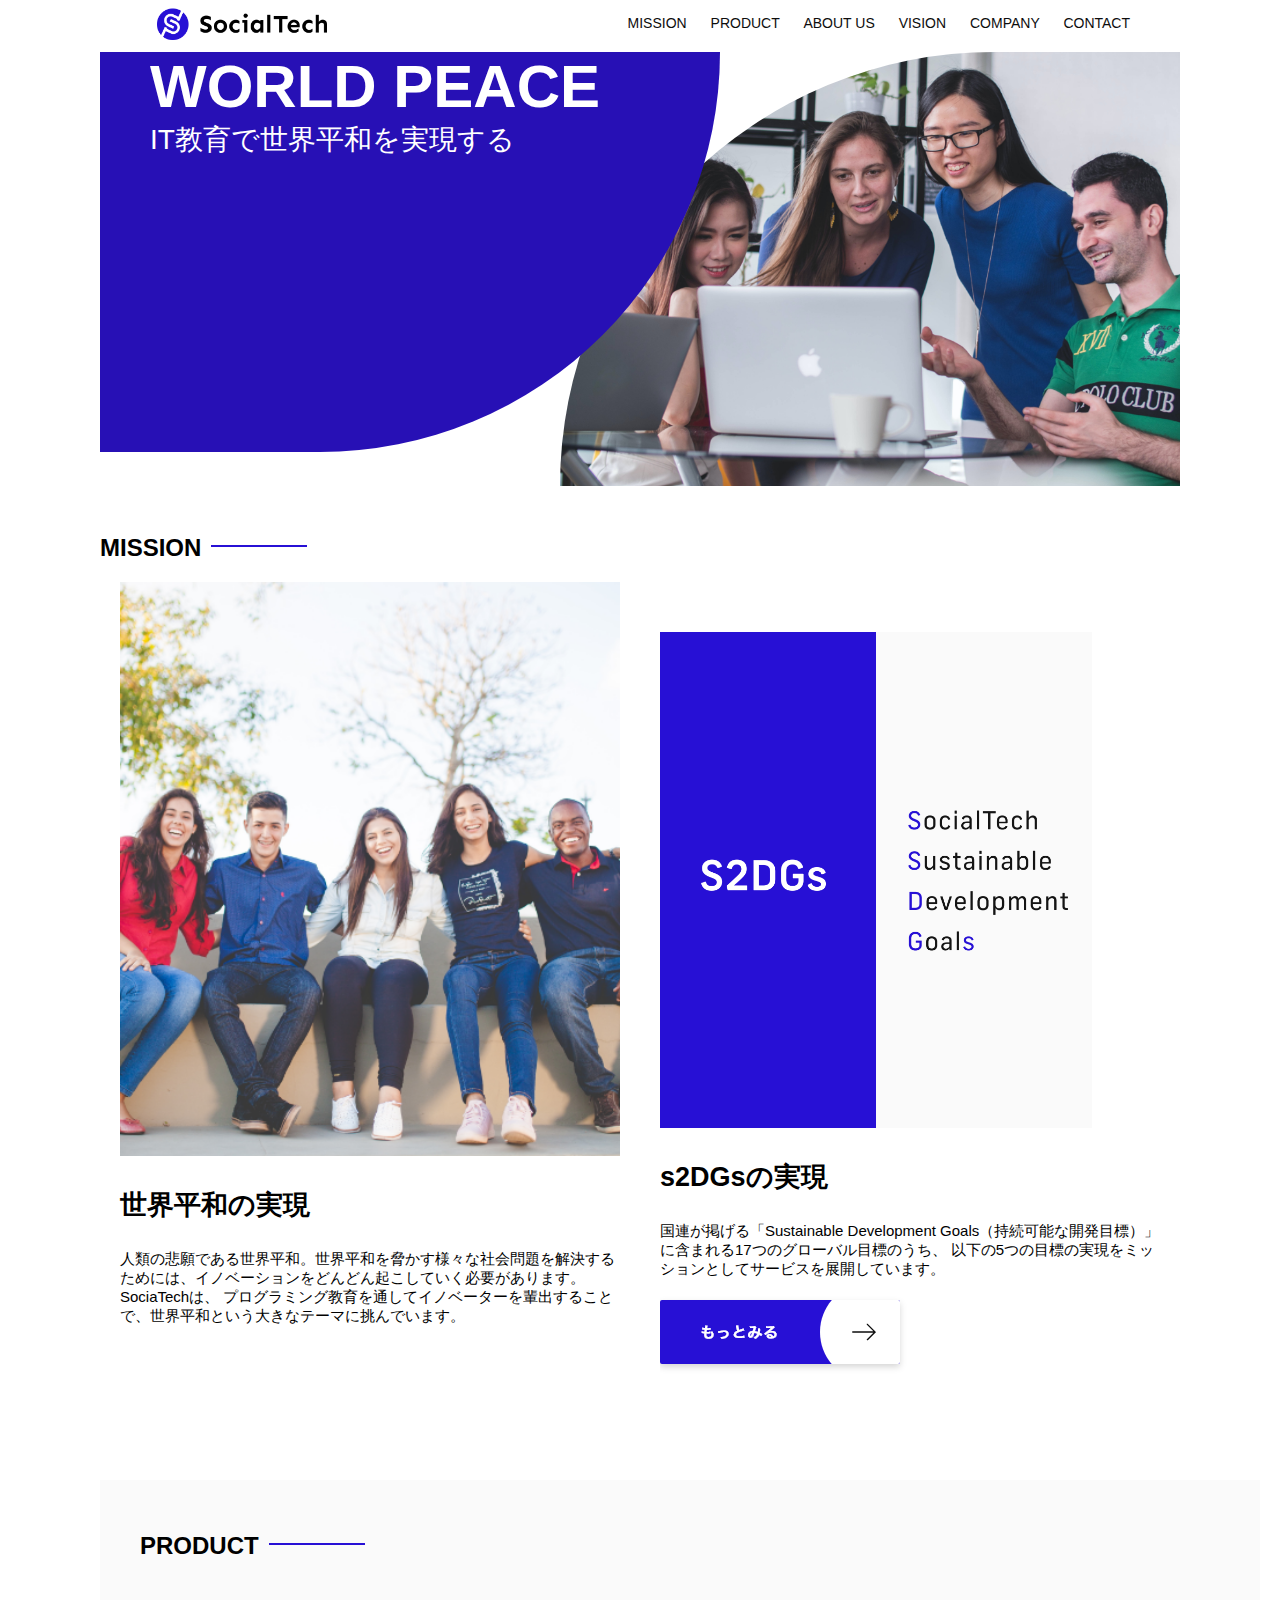
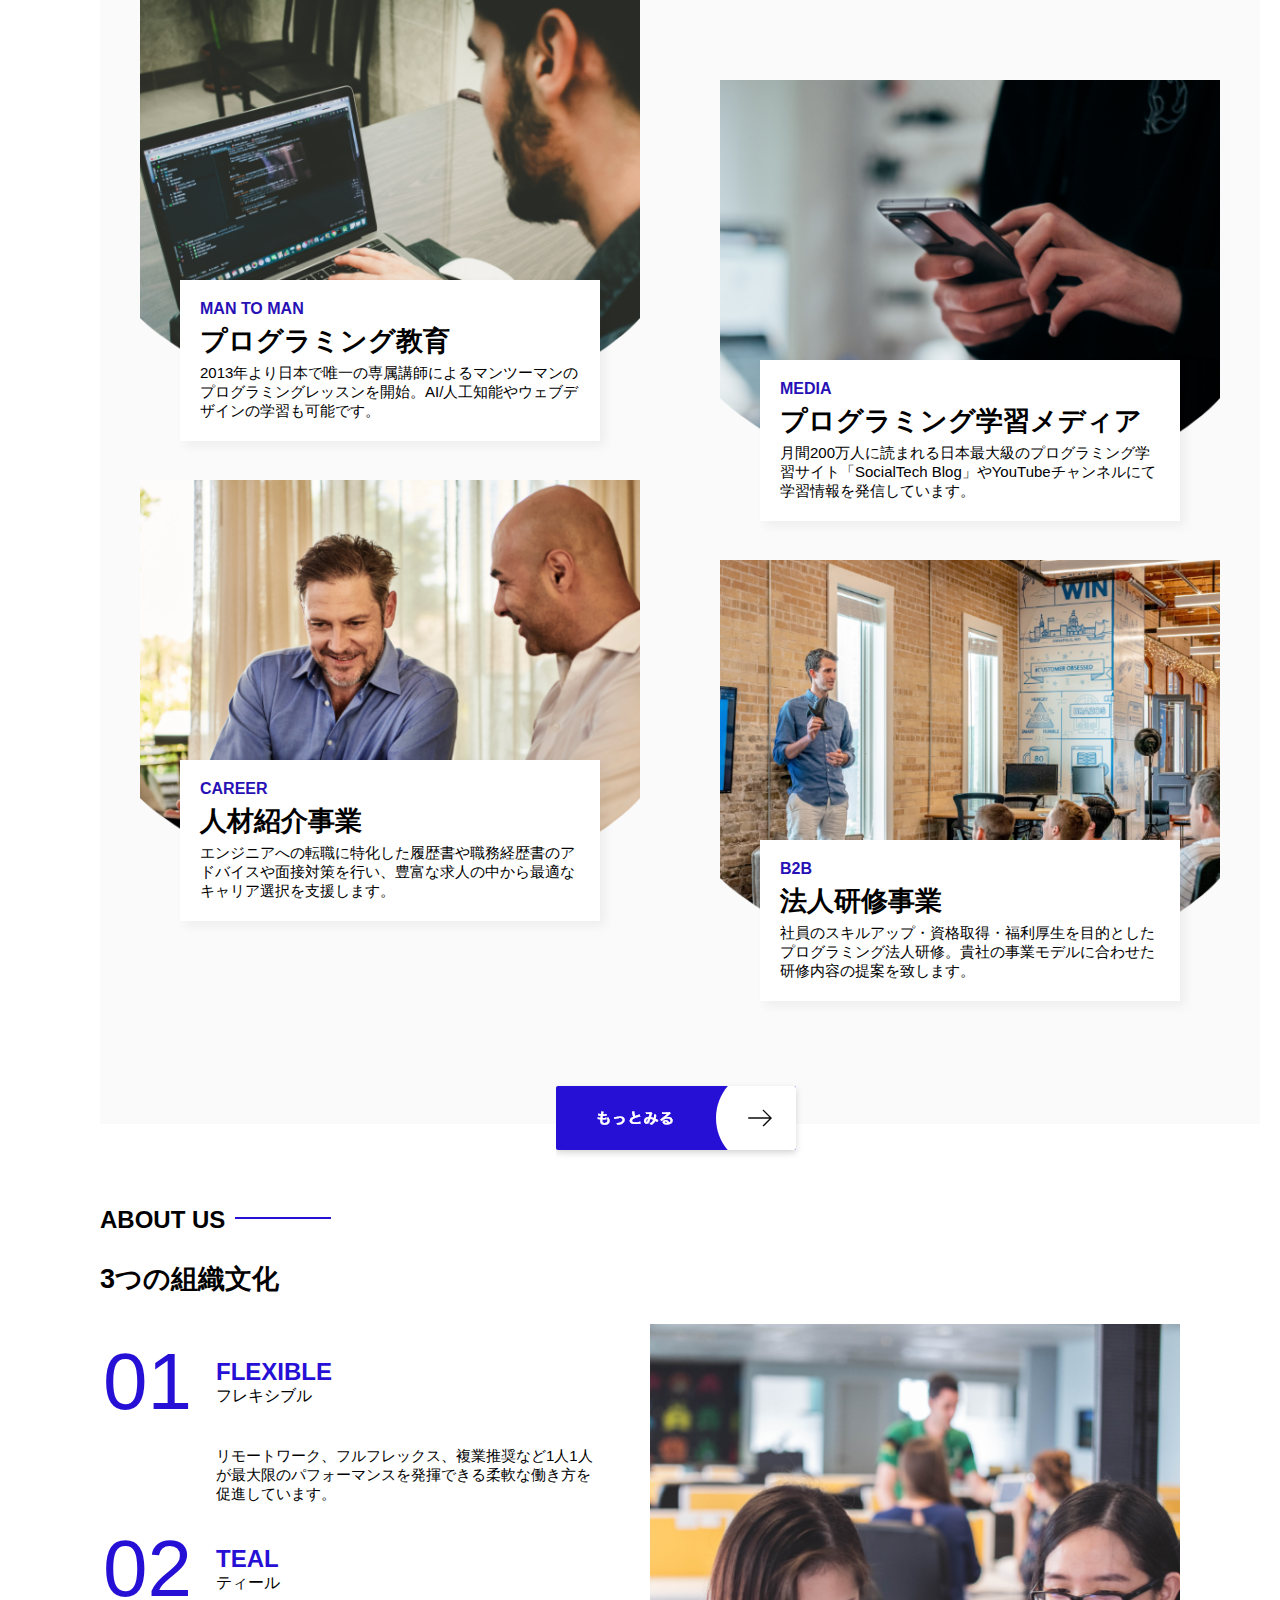
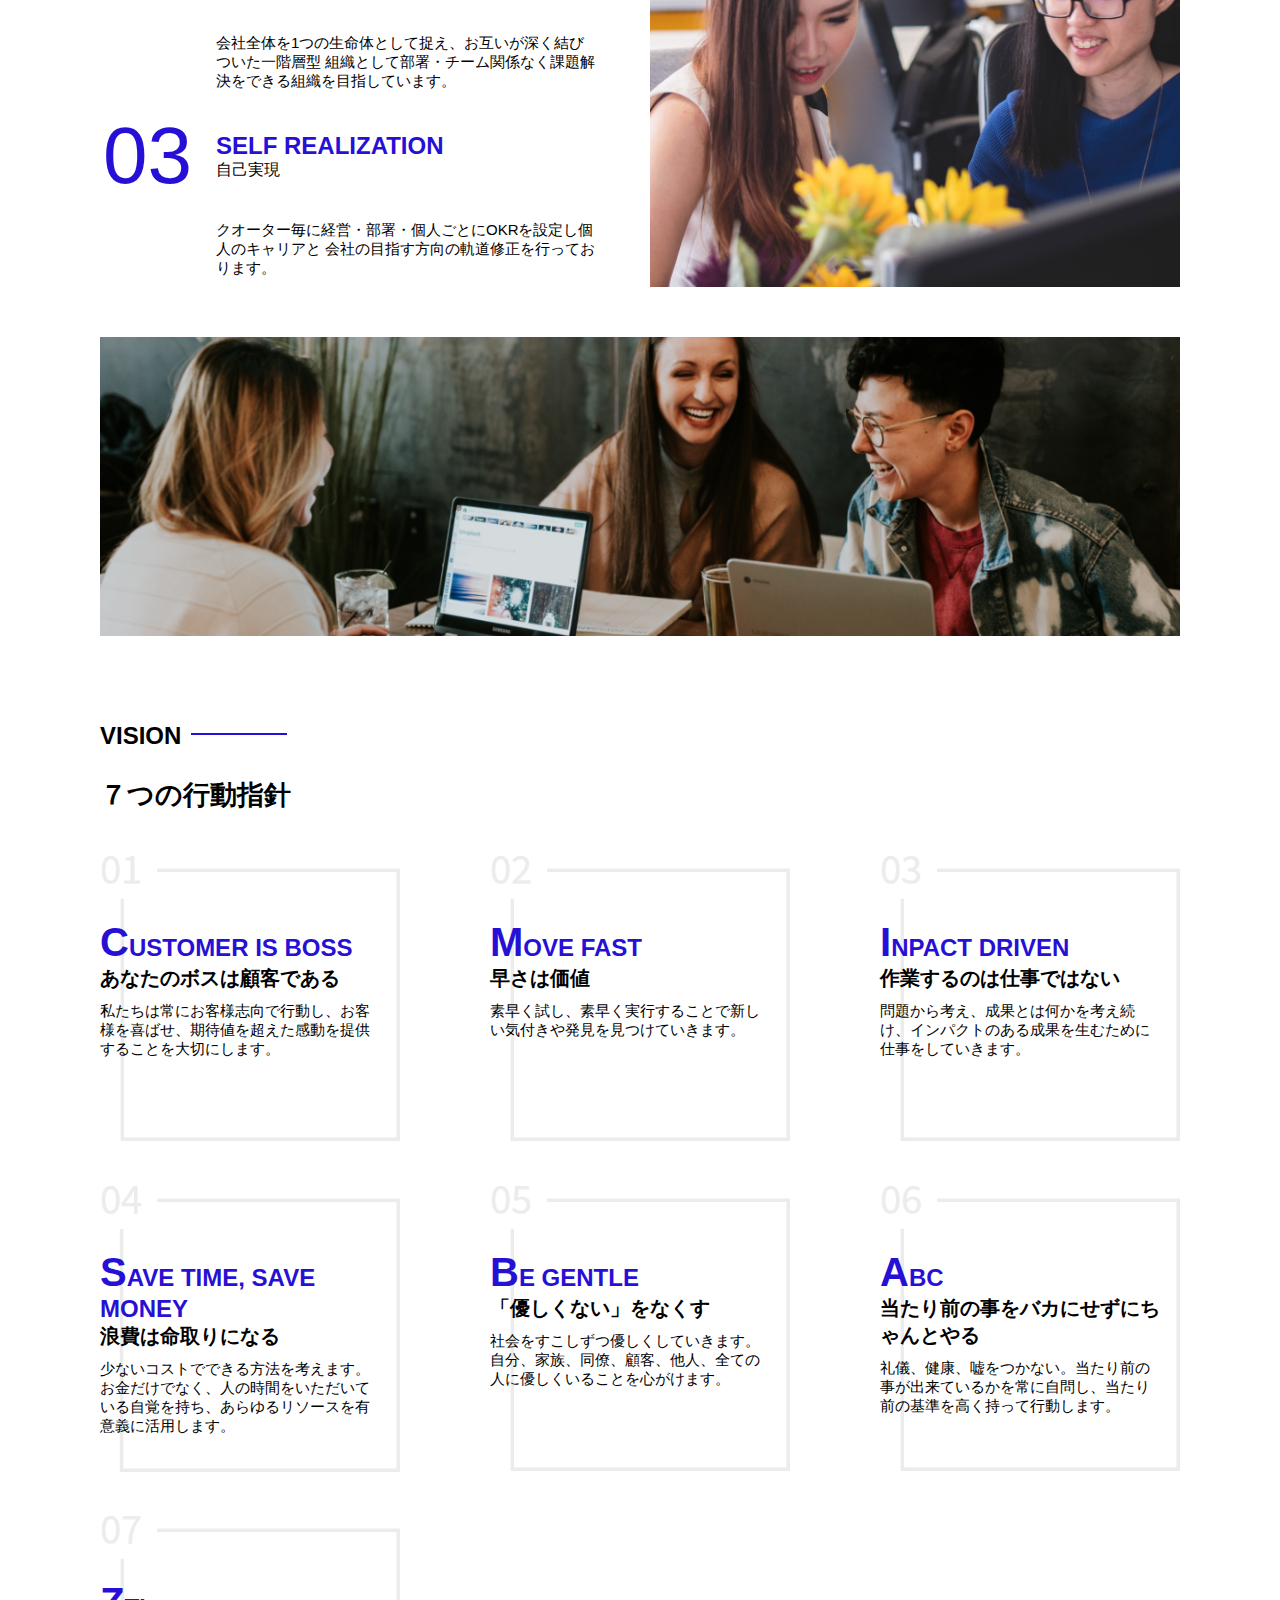
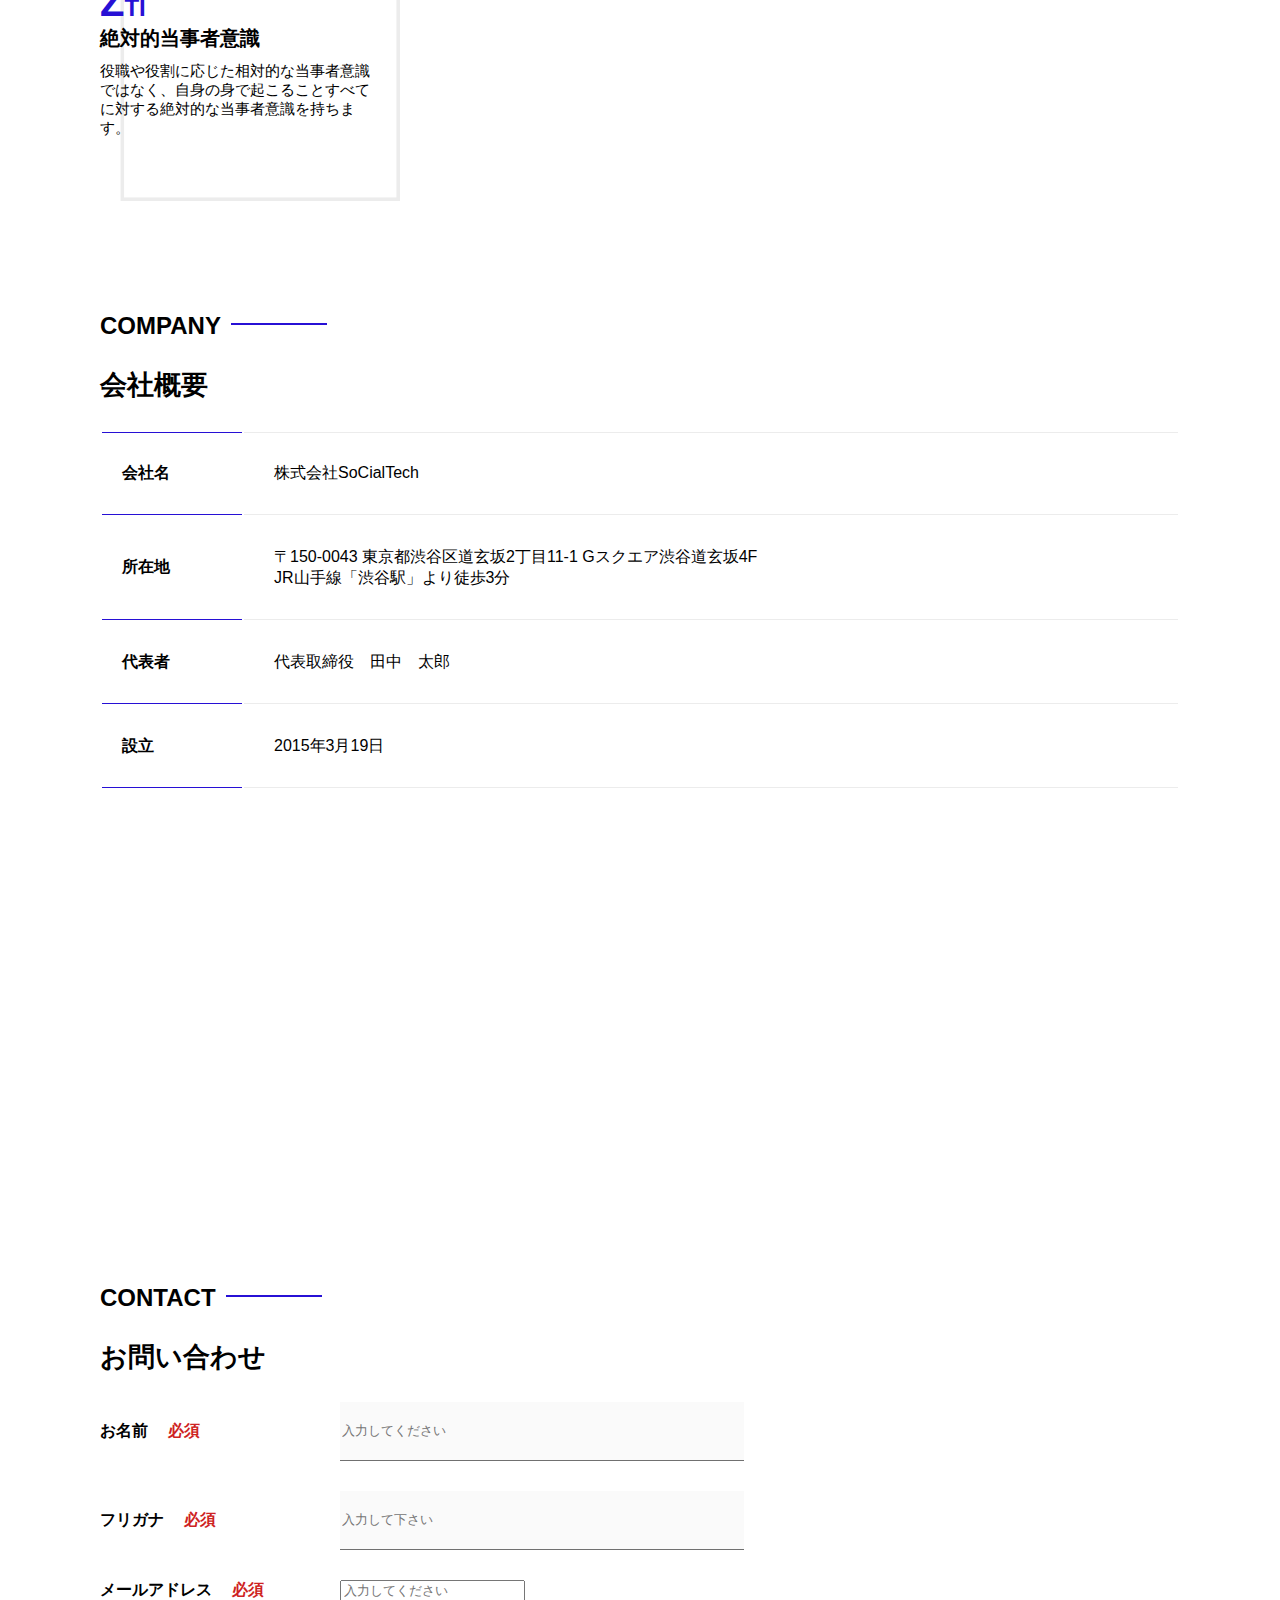
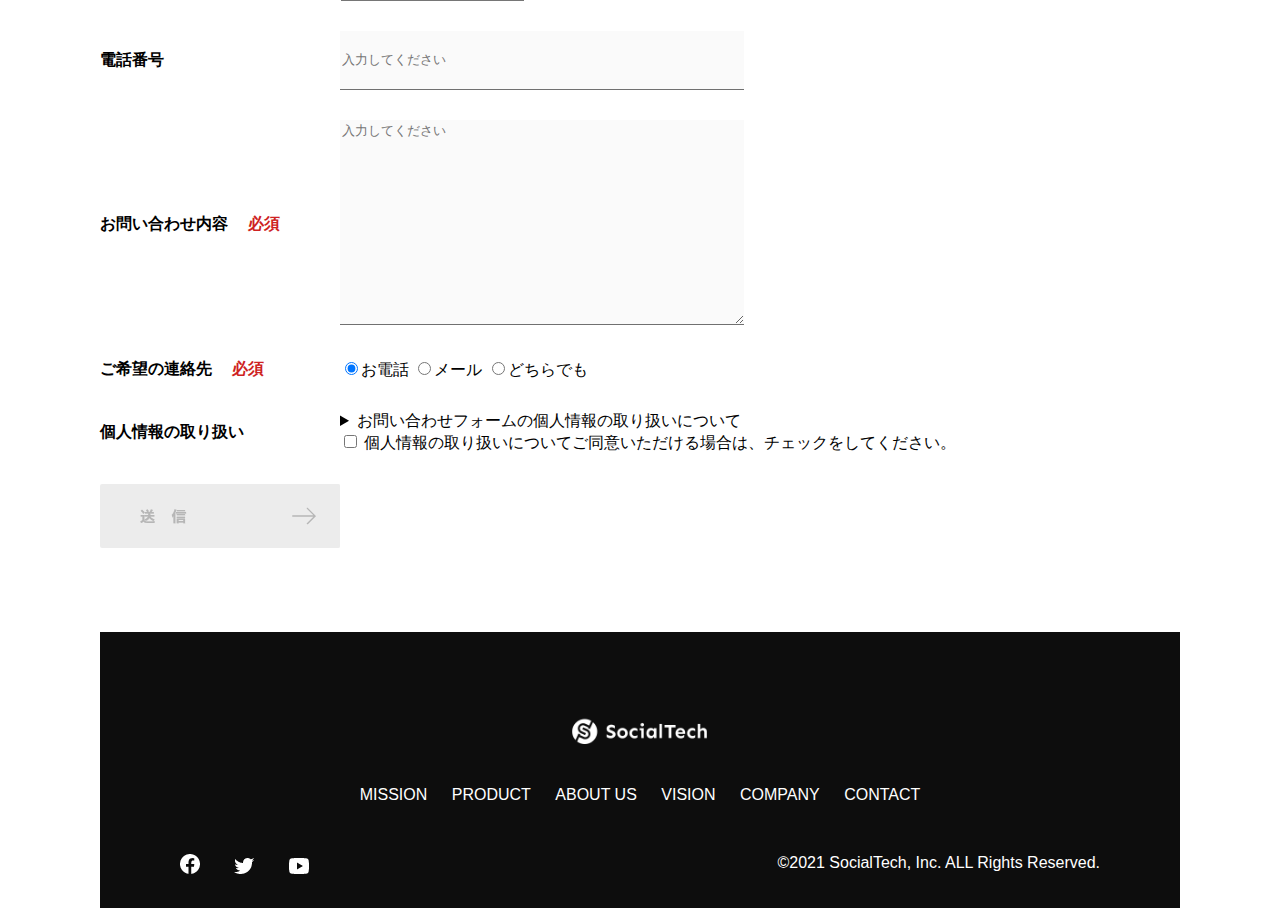
<file: index.html>
<!DOCTYPE html>
<html>
  <head>
    <title>SocialTeah</title>
    <meta charset="utf-8">
    <meta description="SocialTechはEdTech業界のリーディングカンパニーを目指します。">
    <meta name="viewport" content="width=device-width, initial-scale=1.0">
    <link rel="stylesheet" href="style.css">
  </head>
  <body>
     <header>
         <a href="index.html" id="logo"><img src="images/logo.png" alt="トップページに戻る"></a>
         <!--PC用ナビゲーション-->
         <nav id="nav-pc">
             <a href="mission.html">MISSION</a>
             <a href="product.html">PRODUCT</a>
             <a href="index.html#abotus">ABOUT US</a>
             <a href="index.html#vision">VISION</a>
             <a href="index.html#company">COMPANY</a>
             <a href="index.html#contant">CONTACT</a>
         </nav>
         <!--スマホ用メニューボタン-->
         <img id="menu-sp" src="images/button-menu.png" alt="ナビゲーションを開く" onclick="document.getElementById('nav-sp').style.display = 'block'">
          <!--スマホ用ナビゲーション-->
          <nav id="nav-sp">
              <img id="close" src="images/button-close.png" alt="ナビゲーションを閉じる" onclick="document.getElementById('nav-sp').style.display = 'none'">
              <a id="logo-sp" href="index.html" onclick="decument.getElementById('nav-sp').style.display = 'none'"><img
                src="images/logo-sp.png" alt="トップページに戻る"></a>
              <a class="menu" href="mission.html" onclick="document.getElementById('nav-sp').style.display = 'none'">MISSION</a>
              <a class="menu" href="product.html" onclick="document.getElementById('nav-sp').style.display = 'none'">PRODUCT</a>
              <a class="menu" href="index.html#abotus" onclick="document.getElementById('nav-sp').style.display = 'none'">ABOUTUS</a>
              <a class="menu" href="index.html#vision"
                 onclick="document.getElementById('nav-sp').style.display = 'none'">VISION</a>
              <a class="menu" href="index.html#company"
                 onclick="document.getElementById('nav-sp').style.display = 'none'">COMPANY</a>
                 <a class="menu" href="index.html#contact"
                 onclick="document.getElementById('nav-sp').style.display = 'none'">CONTACT</a>
             <div id="sns">
              <a href="https://www.facebook.com/sejuku2013"><img src="images/button-facebook.png" alt="Facebookのリンク"></a>
              <a href="https://twitter.com/samuraijuku"><img src="images/button-twitter.png" alt="TWitterのリンク"></a>
              <a href="https://www.youtube.com/channel/UCCFOQO5aDK0xXam4cUQXT8g"><img src="images/button-youtube.png" alt="YouTubeのリンク"></a>
             </div>
          </nav>
     </header>
     <main>
         <article>
             <!--メインビジュアル-->
             <section id="main-visual">
                  <div id="main-message">
                       <h1>WORLD PEACE</h1>
                       <p>IT教育で世界平和を実現する</p>
                  </div>
                  <img src="images/index/index-main.png" alt="PCの周りに集まる多国籍の仲間たち">
             </section>     
             <!--ミッション-->
             <section id="mission">
                <h2 class="index-h2">MISSION</h2>
                <div id="mission-flex">
                    <div>
                      <img id="mission-photo" src="images/index/index-mission.png" alt="屋外のベンチで写真を撮影する多国籍の仲間たち">
                      <h3>世界平和の実現</h3>
                      <p>
                       人類の悲願である世界平和。世界平和を脅かす様々な社会問題を解決するためには、イノベーションをどんどん起こしていく必要があります。SociaTechは、
                              プログラミング教育を通してイノベーターを輩出することで、世界平和という大きなテーマに挑んでいます。
                      </p>
                      </div>
                      <div>
                          <img id="s2dgs" src="images/index/s2dgs.png" alt="s2dgs">
                          <h3>s2DGsの実現</h3>
                          <p>国連が掲げる「Sustainable Development Goals（持続可能な開発目標）」に含まれる17つのグローバル目標のうち、
                              以下の5つの目標の実現をミッションとしてサービスを展開しています。
                          </p>
                          <a href="mission.html">
                              <img src="images/button-more.png" alt="もっと見る">
                          </a>
                      </div>
                    </div>
             </section>
             <!--プロダクト-->
              <section id="product">
                  <h2 class="index-h2">PRODUCT</h2>
                  <div>
                      <div id="product-left">
                          <div>
                              <img class="product-photo" src="images/index/index-mantoman.png" alt="PCでコードを書く男性">
                              <div class="product-explain">
                                  <span>MAN TO MAN</span>
                                  <h3>プログラミング教育</h3>
                                  <p>2013年より日本で唯一の専属講師によるマンツーマンのプログラミングレッスンを開始。AI/人工知能やウェブデザインの学習も可能です。</p>
                              </div>
                          </div>
                          <div>
                              <img class="product-photo" src="images/index/index-career.png" alt="笑顔で話し合う2人の男性">
                              <div class="product-explain">
                                  <span>CAREER</span>
                                  <h3>人材紹介事業</h3>
                                  <p>エンジニアへの転職に特化した履歴書や職務経歴書のアドバイスや面接対策を行い、豊富な求人の中から最適なキャリア選択を支援します。</p>
                              </div>
                          </div>
                      </div>
                      <div id="product-right">
                      <div>
                          <img class="product-photo" src="images/index/index-media.png" alt="スマートフォンを操作する人">
                          <div class="product-explain">
                              <span>MEDIA</span>
                              <h3>プログラミング学習メディア</h3>
                              <p>月間200万人に読まれる日本最大級のプログラミング学習サイト「SocialTech Blog」やYouTubeチャンネルにて学習情報を発信しています。</p>
                          </div>
                       </div>
                       <div>
                          <img class="product-photo" src="images/index/index-b2b.png" alt="公演中の男性とそれを聴く人々">
                          <div class="product-explain">
                              <span>B2B</span>
                              <h3>法人研修事業</h3>
                              <p>社員のスキルアップ・資格取得・福利厚生を目的としたプログラミング法人研修。貴社の事業モデルに合わせた研修内容の提案を致します。</p>
                          </div>
                       </div>
                     </div>
                  </div>
                  <div>
                      <a id="product-more" href="product.html">
                          <img src="images/button-more.png" alt="もっと見る">
                      </a>
                  </div>
              </section>
              <!--ABOUT US-->
              <section id="aboutus">
                  <h2 class="index-h2">ABOUT US</h2>
                  <h3>3つの組織文化</h3>
                  <div>
                      <table class="culture-table">
                          <tr>
                              <td>
                                  <span class="culture-num">01</span>
                              </td>
                              <td>
                                  <span class="culture-en">FLEXIBLE</span>
                                  <span class="culture-jp">フレキシブル</span>
                              </td>
                          </tr>
                          <tr>
                              <td>
                                  <!---->
                              </td>
                              <td>
                                  <p class="culture-description">
                                    リモートワーク、フルフレックス、複業推奨など1人1人が最大限のパフォーマンスを発揮できる柔軟な働き方を促進しています。
                                  </p>
                              </td>
                          </tr>
                          <tr>
                              <td>
                                  <span class="culture-num">02</span>
                              </td>
                              <td>
                                  <span class="culture-en">TEAL</span>
                                  <span class="culture-jp">ティール</span>
                              </td>
                          </tr>
                          <tr>
                              <td>
                                  <!---->
                              </td>
                              <td>
                                  <p class="culture-description">
                                    会社全体を1つの生命体として捉え、お互いが深く結びついた一階層型
                                    組織として部署・チーム関係なく課題解決をできる組織を目指しています。
                                  </p>
                              </td>
                          </tr>
                          <tr>
                              <td>
                                  <span class="culture-num">03</span>
                              </td>
                              <td>
                                  <span class="culture-en">SELF REALIZATION</span>
                                  <span class="culture-jp">自己実現</span>
                              </td>
                          </tr>
                          <tr>
                              <td>
                                  <!---->
                              </td>
                              <td>
                                  <p class="culture-description">
                                    クオーター毎に経営・部署・個人ごとにOKRを設定し個人のキャリアと
                                    会社の目指す方向の軌道修正を行っております。
                                  </p>
                              </td>
                          </tr>
                      </table>
                        <img class="culture-img" src="images/index/index-aboutus1.png" alt="笑顔で話し合う２人の女性">
                  </div>
                  <img class="culture-img2" src="images/index/index-aboutus2.png" alt="笑顔で話し合う３人の男女">
              </section>
              <!--VISION-->
              <section id="vision">
                  <h2 class="index-h2">VISION</h2>
                  <h3>７つの行動指針</h3>
                  <div>
                      <div class="vision-box">
                          <img src="images/index/vision-01.png" alt="01">
                          <span>
                              <h4>CUSTOMER IS BOSS</h4>
                              <h5>あなたのボスは顧客である</h5>
                              <p>私たちは常にお客様志向で行動し、お客様を喜ばせ、期待値を超えた感動を提供することを大切にします。</p>
                          </span>
                      </div>
                      <div class="vision-box">
                        <img src="images/index/vision-02.png" alt="02">
                        <span>
                            <h4>MOVE FAST</h4>
                            <h5>早さは価値</h5>
                            <p>素早く試し、素早く実行することで新しい気付きや発見を見つけていきます。</p>
                        </span>
                    </div>
                    <div class="vision-box">
                        <img src="images/index/vision-03.png" alt="03">
                        <span>
                            <h4>INPACT DRIVEN</h4>
                            <h5>作業するのは仕事ではない</h5>
                            <p>問題から考え、成果とは何かを考え続け、インパクトのある成果を生むために仕事をしていきます。</p>
                        </span>
                    </div>
                    <div class="vision-box">
                        <img src="images/index/vision-04.png" alt="04">
                        <span>
                            <h4>SAVE TIME, SAVE MONEY</h4>
                            <h5>浪費は命取りになる</h5>
                            <p>少ないコストでできる方法を考えます。お金だけでなく、人の時間をいただいている自覚を持ち、あらゆるリソースを有意義に活用します。</p>
                        </span>
                    </div>
                    <div class="vision-box">
                        <img src="images/index/vision-05.png" alt="05">
                        <span>
                            <h4>BE GENTLE</h4>
                            <h5>「優しくない」をなくす</h5>
                            <p>社会をすこしずつ優しくしていきます。自分、家族、同僚、顧客、他人、全ての人に優しくいることを心がけます。</p>
                        </span>
                    </div>
                    <div class="vision-box">
                        <img src="images/index/vision-06.png" alt="06">
                        <span>
                            <h4>ABC</h4>
                            <h5>当たり前の事をバカにせずにちゃんとやる</h5>
                            <p>礼儀、健康、嘘をつかない。当たり前の事が出来ているかを常に自問し、当たり前の基準を高く持って行動します。</p>
                        </span>
                    </div>
                    <div class="vision-box">
                        <img src="images/index/vision-07.png" alt="07">
                        <span>
                            <h4>ZTI</h4>
                            <h5>絶対的当事者意識</h5>
                            <p>役職や役割に応じた相対的な当事者意識ではなく、自身の身で起こることすべてに対する絶対的な当事者意識を持ちます。</p>
                        </span>
                    </div>

                  </div>
              </section>
              <!--COMPANY-->
              <section id="company">
                  <h2 class="index-h2">COMPANY</h2>
                  <h3>会社概要</h3>
                  <table id="company-table">
                      <tr>
                          <th class="tableheader-first">会社名</th>
                          <td class="cell-first">株式会社SoCialTech</td>
                      </tr>
                      <tr>
                          <th class="tableheader">所在地</th>
                          <td class="cell">〒150-0043 東京都渋谷区道玄坂2丁目11-1 Gスクエア渋谷道玄坂4F<br>JR山手線「渋谷駅」より徒歩3分</td>
                      </tr>
                      <tr>
                          <th class="tableheader">代表者</th>
                          <td class="cell">代表取締役　田中　太郎</td>
                      </tr>
                      <tr>
                          <th class="tableheader">設立</th>
                          <td class="cell">2015年3月19日</td>
                      </tr>
                  </table>
                  <iframe src="https://www.google.com/maps/embed?pb=!1m18!1m12!1m3!1d3241.77595448526!2d139.6940020152!3d35.65789123885923!2m3!1f0!2f0!3f0!3m2!1i1024!2i768!4f13.1!3m3!1m2!1s0x60188b55ffeee63f%3A0x73330361de4fb84f!2z44CSMTUwLTAwNDMg5p2x5Lqs6YO95riL6LC35Yy66YGT546E5Z2C77yS5LiB55uu77yR77yR4oiSMSBHIDRm!5e0!3m2!1sja!2sjp!4v1650536183519!5m2!1sja!2sjp" width="600" height="450" style="border:0;" allowfullscreen="" loading="lazy" referrerpolicy="no-referrer-when-downgrade"
                          style="border:0;" allowfullscreen="" loading="lazy">
                 </iframe>
              </section>
              <!--お問い合わせフォーム-->
              <section id="contact">
                  <h2 class="index-h2">CONTACT</h2>
                  <h3>お問い合わせ</h3>
                      <!--STATIC FORMSのフォームタグ-->
                    <form action="https://api.staticforms.xyz/submit" method="post">
                        <input type="text" name="honeypot" style="display:none">
                        <input type="hidden" name="accessKey" value="6225a1d1-61e6-40bf-b149-76dd7ae5d2b3">
                        <input type="hidden" name="subject" value="お問い合わせフォーム" />
                        <input type="hidden" name="replyTo" value=“k.kaito160729@gmail.com”>
                        <input type="hidden" name="redirectTo" value="">
                
                      <div>
                          <div class="contact-heading">
                              <label class="contact-label">お名前<span class="contact-span">必須</span></label>
                          </div>
                          <div class="contact-form">
                              <input type="text" name="name" placeholder="入力してください" class="contact-textbox">
                          </div>
                      </div>
                      <div>
                          <div class="contact-heading">
                              <label class="contact-label">フリガナ<span class="contact-span">必須</span></label>
                          </div>
                          <div>
                              <input type="text" name="hurigana" placeholder="入力して下さい" class="contact-textbox">
                          </div>
                      </div>
                      <div>
                          <div class="contact-heading">
                              <label class="contact-label">メールアドレス<span class="contact-span">必須</span></label>
                          </div>
                          <div>
                              <input type="text" name="email" placeholder="入力してください" class="contact-text-box">
                          </div>
                      </div>
                      <div>
                        <div class="contact-heading">
                          <label class="contact-label">電話番号</label>
                        </div>
                        <div>
                          <input type="text" name="tel" placeholder="入力してください" class="contact-textbox">
                        </div>
                      </div>  
                      <div>
                          <div class="contact-heading">
                              <label class="contact-label">お問い合わせ内容<span class="contact-span">必須</span></label>
                          </div>
                          <div>
                              <textarea class="contact-textarea" placeholder="入力してください" name="message"></textarea>
                          </div>
                      </div>
                      <div>
                          <div class="contact-heading">
                              <label class="contact-label">ご希望の連絡先<span class="contact-span">必須</span></label>
                          </div>
                          <div>
                              <input class="radiobutton" type="radio" value="tel" name="contact" checked><label>お電話</label>
                              <input class="radiobutton" type="radio" value="mail" name="contact" ><label>メール</label>
                              <input class="radiobutton" type="radio" value="both" name="contact" ><label>どちらでも</label>
                          </div>
                      </div>
                      <div>
                          <div class="contact-heading">
                              <label class="contact-label">個人情報の取り扱い</label>
                          </div>
                          <div>
                              <details>
                                  <summary>お問い合わせフォームの個人情報の取り扱いについて</summary>
                                  <div>
                                      <span>１．組織の名称又は氏名</span><br>
                                      株式会社SocialTech<br><br>
                                      <span>２．個人情報保護管理者（若しくはその代理人）の氏名又は職名、所属及び連絡先
                                        鈴木 一郎 コーポレート部</span>
                                      メールアドレス：support@socialtech.net<br>
                                      TEL：03-xxxx-xxxx<br>
                                      <span>３．個人情報の利用目的</span><br>
                                     ・本サービス及び本サービスに関連する情報の提供又はそれらに関する連絡のため<br>
                                     ・ユーザーの本人確認のため<br>
                                     ・当社サービスのご案内のため<br>
                                     ・当社の商品等の広告または宣伝（電子メールによるものを含むものとします。）<br><br>
                                     <span>４．個人情報の取り扱い業務の委託</span><br>
                                     個人情報の取扱業務の全部または一部を外部に業務委託する場合があります。<br>
                                     その際、弊社は、個人情報を適切に保護できる管理体制を敷き実行していることを条件として<br>
                                     委託先を厳選したうえで、機密保持契約を委託先と締結し、お客様の個人情報を厳密に管理させます。<br><br>
                                     <span>５．個人情報の開示等の請求</span><br>
                                     お客様は、弊社に対してご自身の個人情報の開示等（利用目的の通知、開示、内容の訂正・追加・削除、利用の停止または消去、第三者への提供の停止）に関して、当社問合わせ窓口に申し出ることができます。<br>
                                     その際、弊社はお客様ご本人を確認させていただいたうえで、合理的な期間内に対応いたします。<br><br>
                                     なお、個人情報に関する弊社問合わせ先は、次の通りです。<br><br>
                                     株式会社SocialTech　個人情報問合せ窓口<br>
                                     〒150-0043　東京都渋谷区道玄坂2丁目11-1 Ｇスクエア渋谷道玄坂 4F<br>
                                     メールアドレス：support@socialtech.net　TEL：03-xxxx-xxxx<br><br>
                                     <span>６．個人情報を提供されることの任意性について</span><br><br>
                                     お客様がご自身の個人情報を弊社に提供されるか否かは、お客様のご判断によりますが、もしご提供されない場合には、適切なサービスが提供できない場合がありますので予めご了承ください。
                                  </div>
                              </details>
                              <input type="checkbox" name="agree">
                              <span>個人情報の取り扱いについてご同意いただける場合は、チェックをしてください。</span>
                          </div>
                      </div>
                      <input type="image" value="Submit" src="images/button-submit.png" alt="送信する">
                  </form>
              </section>
         </article>
         <footer>
             <div id="footer-logo">
                 <img src="images/logo-sp.png" alt="socialTech">
             </div>
             <div id="footer-link">
                 <a href="mission.html">MISSION</a>
                 <a href="product.html">PRODUCT</a>
                 <a href="index.html#abotus">ABOUT US</a>
                 <a href="index.html#vision">VISION</a>
                 <a href="index.html#company">COMPANY</a>
                 <a href="index.html#contact">CONTACT</a>
             </div>
             <div id="sns-footer">
                 <a href="https://www.facebook.com/sejuku2013"><img src="images/button-facebook.png" alt="Facebookのリンク"></a>
                 <a href="https://twitter.com/samuraijuku"><img src="images/button-twitter.png" alt="Twitterのリンク"></a>
                 <a href="https://www.youtube.com/channel/UCCFOQO5aDK0xXam4cUQXT8g"><img src="images/button-youtube.png" alt="YouTubeのリンク"></a>
                 <span id="copyright">&copy;2021 SocialTech, Inc. ALL Rights Reserved. </span>
             </div>
         </footer>
     </main>
  </body>

</html>
</file>
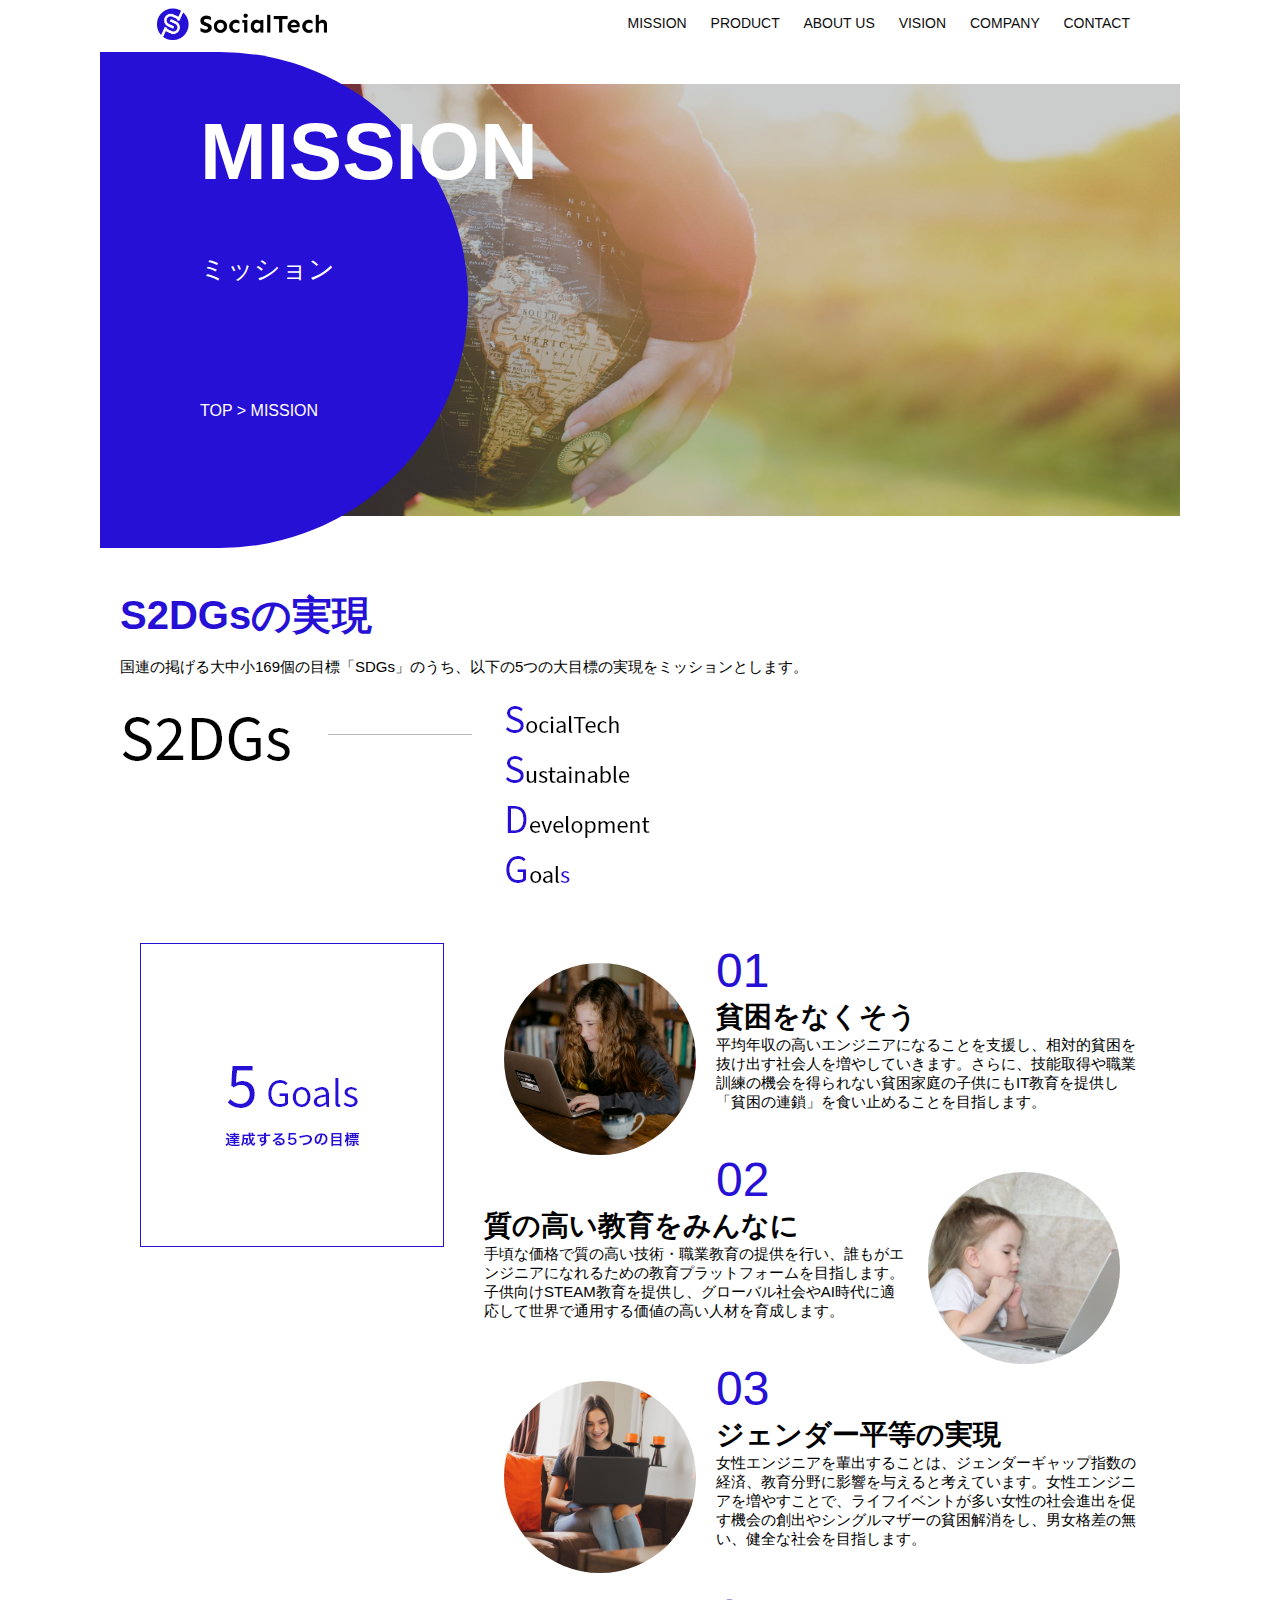
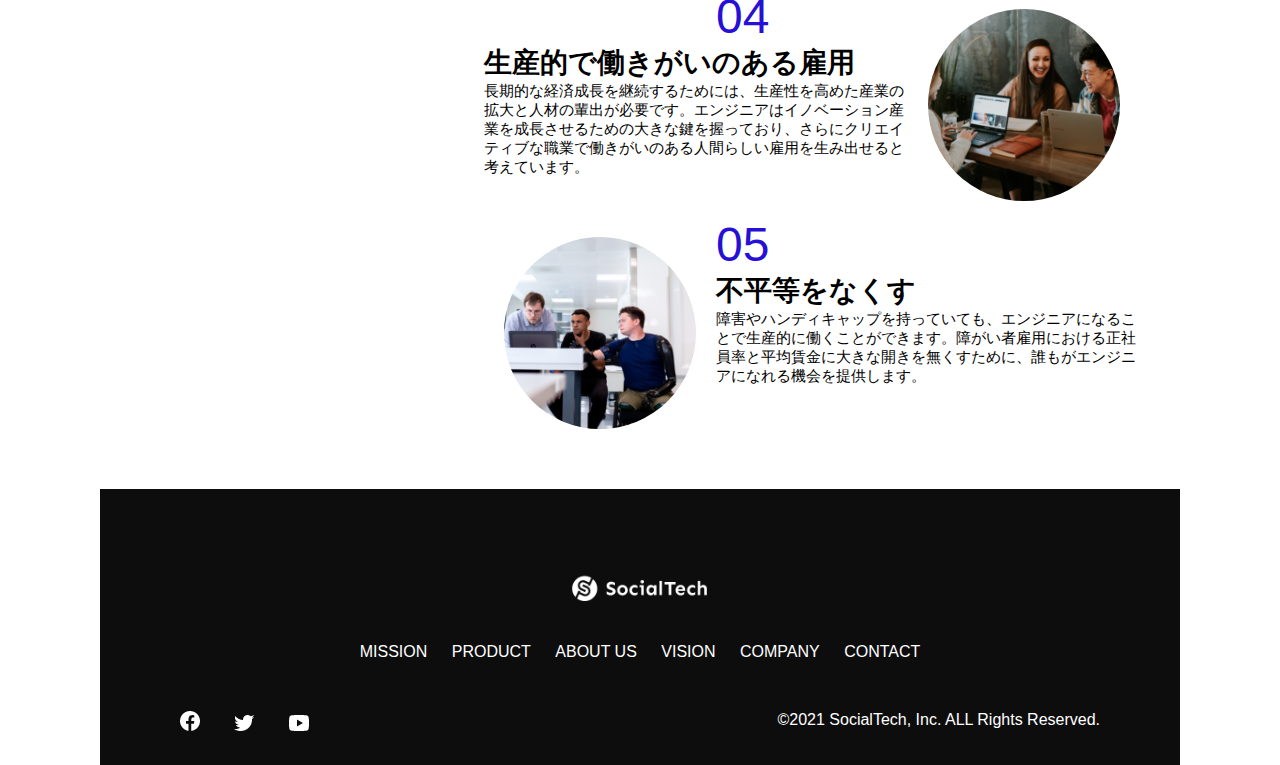
<file: mission.html>
<!DOCTYPE html>
<html>
  <head>
    <title>SocialTeah - MISSION ミッション</title>
    <meta charset="utf-8">
    <meta description="SocialTechが目指す5つの目標(S2DGs)を紹介します。">
    <meta name="viewport" content="width=device-width, initial-scale=1.0">
    <link rel="stylesheet" href="style.css">
  </head>
  <body>
    <header>
        <a href="index.html" id="logo"><img src="images/logo.png" alt="トップページに戻る"></a>
        <!--PC用ナビゲーション-->
        <nav id="nav-pc">
            <a href="mission.html">MISSION</a>
            <a href="product.html">PRODUCT</a>
            <a href="index.html#abotus">ABOUT US</a>
            <a href="index.html#vision">VISION</a>
            <a href="index.html#company">COMPANY</a>
            <a href="index.html#contant">CONTACT</a>
        </nav>
        <!--スマホ用メニューボタン-->
        <img id="menu-sp" src="images/button-menu.png" alt="ナビゲーションを開く" onclick="document.getElementById('nav-sp').style.display = 'block'">
         <!--スマホ用ナビゲーション-->
         <nav id="nav-sp">
             <img id="close" src="images/button-close.png" alt="ナビゲーションを閉じる" onclick="document.getElementById('nav-sp').style.display = 'none'">
             <a id="logo-sp" href="index.html" onclick="decument.getElementById('nav-sp').style.display = 'none'"><img
               src="images/logo-sp.png" alt="トップページに戻る"></a>
             <a class="menu" href="mission.html" onclick="document.getElementById('nav-sp').style.display = 'none'">MISSION</a>
             <a class="menu" href="product.html" onclick="document.getElementById('nav-sp').style.display = 'none'">PRODUCT</a>
             <a class="menu" href="index.html#abotus" onclick="document.getElementById('nav-sp').style.display = 'none'">ABOUTUS</a>
             <a class="menu" href="index.html#vision"
                onclick="document.getElementById('nav-sp').style.display = 'none'">VISION</a>
             <a class="menu" href="index.html#company"
                onclick="document.getElementById('nav-sp').style.display = 'none'">COMPANY</a>
             <a class="menu" href="index.html#contact"
                onclick="document.getElementById('nav-sp').style.display = 'none'">CONTACT</a>
            <div id="sns">
             <a href="https://www.facebook.com/sejuku2013"><img src="images/button-facebook.png" alt="Facebookのリンク"></a>
             <a href="https://twitter.com/samuraijuku"><img src="images/button-twitter.png" alt="TWitterのリンク"></a>
             <a href="https://www.youtube.com/channel/UCCFOQO5aDK0xXam4cUQXT8g"><img src="images/button-youtube.png" alt="YouTubeのリンク"></a>
            </div>
         </nav>
    </header>
    <main>
        <article>
            <section id="mission-main">
                <div id="mission-title">
                    <h1>MISSION</h1>
                    <span>ミッション</span>
                    <div>TOP > MISSION</div>
                </div>
            </section>
            <section id="mission-s2dgs">
                <h2 class="mission-h2">S2DGsの実現</h2>
                <p>国連の掲げる大中小169個の目標「SDGs」のうち、以下の5つの大目標の実現をミッションとします。</p>
                <img src="images/mission/mission-s2dgs.png" alt="S2DGs">
            </section>
            <section id="mission-5goals">
                <div>
                    <img id="s2dgs-image" src="images/mission/mission-5goals.png" alt="5Goals">
                </div>
                <div>
                    <div>
                        <img class="fivegoals-image-left" src="images/mission/mission-5goals01.png" alt="pcを操作する女の子">
                        <span class="fivegoals-number">01</span>
                        <h3 class="fivegoals-h3">貧困をなくそう</h3>
                        <p class="fivegoals-p">
                            平均年収の高いエンジニアになることを支援し、相対的貧困を抜け出す社会人を増やしていきます。さらに、技能取得や職業訓練の機会を得られない貧困家庭の子供にもIT教育を提供し「貧困の連鎖」を食い止めることを目指します。
                        </p>
                    </div>
                    <div>
                        <img class="fivegoals-image-right" src="images/mission/mission-5goals02.png" alt="pcを見つめる小さい女の子">
                        <span class="fivegoals-number">02</span>
                        <h3 class="fivegoals-h3">質の高い教育をみんなに</h3>
                        <p class="fivegoals-p">
                            手頃な価格で質の高い技術・職業教育の提供を行い、誰もがエンジニアになれるための教育プラットフォームを目指します。子供向けSTEAM教育を提供し、グローバル社会やAI時代に適応して世界で通用する価値の高い人材を育成します。
                        </p>
                    </div>
                    <div>
                        <img class="fivegoals-image-left" src="images/mission/mission-5goals03.png" alt="pcを操作する女性">
                        <span class="fivegoals-number">03</span>
                        <h3 class="fivegoals-h3">ジェンダー平等の実現</h3>
                        <p class="fivegoals-p">
                            女性エンジニアを輩出することは、ジェンダーギャップ指数の経済、教育分野に影響を与えると考えています。女性エンジニアを増やすことで、ライフイベントが多い女性の社会進出を促す機会の創出やシングルマザーの貧困解消をし、男女格差の無い、健全な社会を目指します。
                        </p>
                    </div>
                    <div>
                        <img class="fivegoals-image-right" src="images/mission/mission-5goals04.png" alt="笑顔で話し合う３人の男女">
                        <span class="fivegoals-number">04</span>
                        <h3 class="fivegoals-h3">生産的で働きがいのある雇用</h3>
                        <p class="fivegoals-p">
                            長期的な経済成長を継続するためには、生産性を高めた産業の拡大と人材の輩出が必要です。エンジニアはイノベーション産業を成長させるための大きな鍵を握っており、さらにクリエイティブな職業で働きがいのある人間らしい雇用を生み出せると考えています。
                        </p>
                    </div>
                    <div>
                        <img class="fivegoals-image-left" src="images/mission/mission-5goals05.png" alt="障害を持つ男性が生き生きと働く様子">
                        <span class="fivegoals-number">05</span>
                        <h3 class="fivegoals-h3">不平等をなくす</h3>
                        <p class="fivegoals-p">
                            障害やハンディキャップを持っていても、エンジニアになることで生産的に働くことができます。障がい者雇用における正社員率と平均賃金に大きな開きを無くすために、誰もがエンジニアになれる機会を提供します。
                        </p>
                    </div>
                </div>
            </section>
        </article>
        <footer>
            <div id="footer-logo">
                <img src="images/logo-sp.png" alt="socialTech">
            </div>
            <div id="footer-link">
                <a href="mission.html">MISSION</a>
                <a href="product.html">PRODUCT</a>
                <a href="index.html#abotus">ABOUT US</a>
                <a href="index.html#vision">VISION</a>
                <a href="index.html#company">COMPANY</a>
                <a href="index.html#contact">CONTACT</a>
            </div>
            <div id="sns-footer">
                <a href="https://www.facebook.com/sejuku2013"><img src="images/button-facebook.png" alt="Facebookのリンク"></a>
                <a href="https://twitter.com/samuraijuku"><img src="images/button-twitter.png" alt="Twitterのリンク"></a>
                <a href="https://www.youtube.com/channel/UCCFOQO5aDK0xXam4cUQXT8g"><img src="images/button-youtube.png" alt="YouTubeのリンク"></a>
                <span id="copyright">&copy;2021 SocialTech, Inc. ALL Rights Reserved. </span>
            </div>
        </footer>
    </main>
  </body>
</html>
</file>
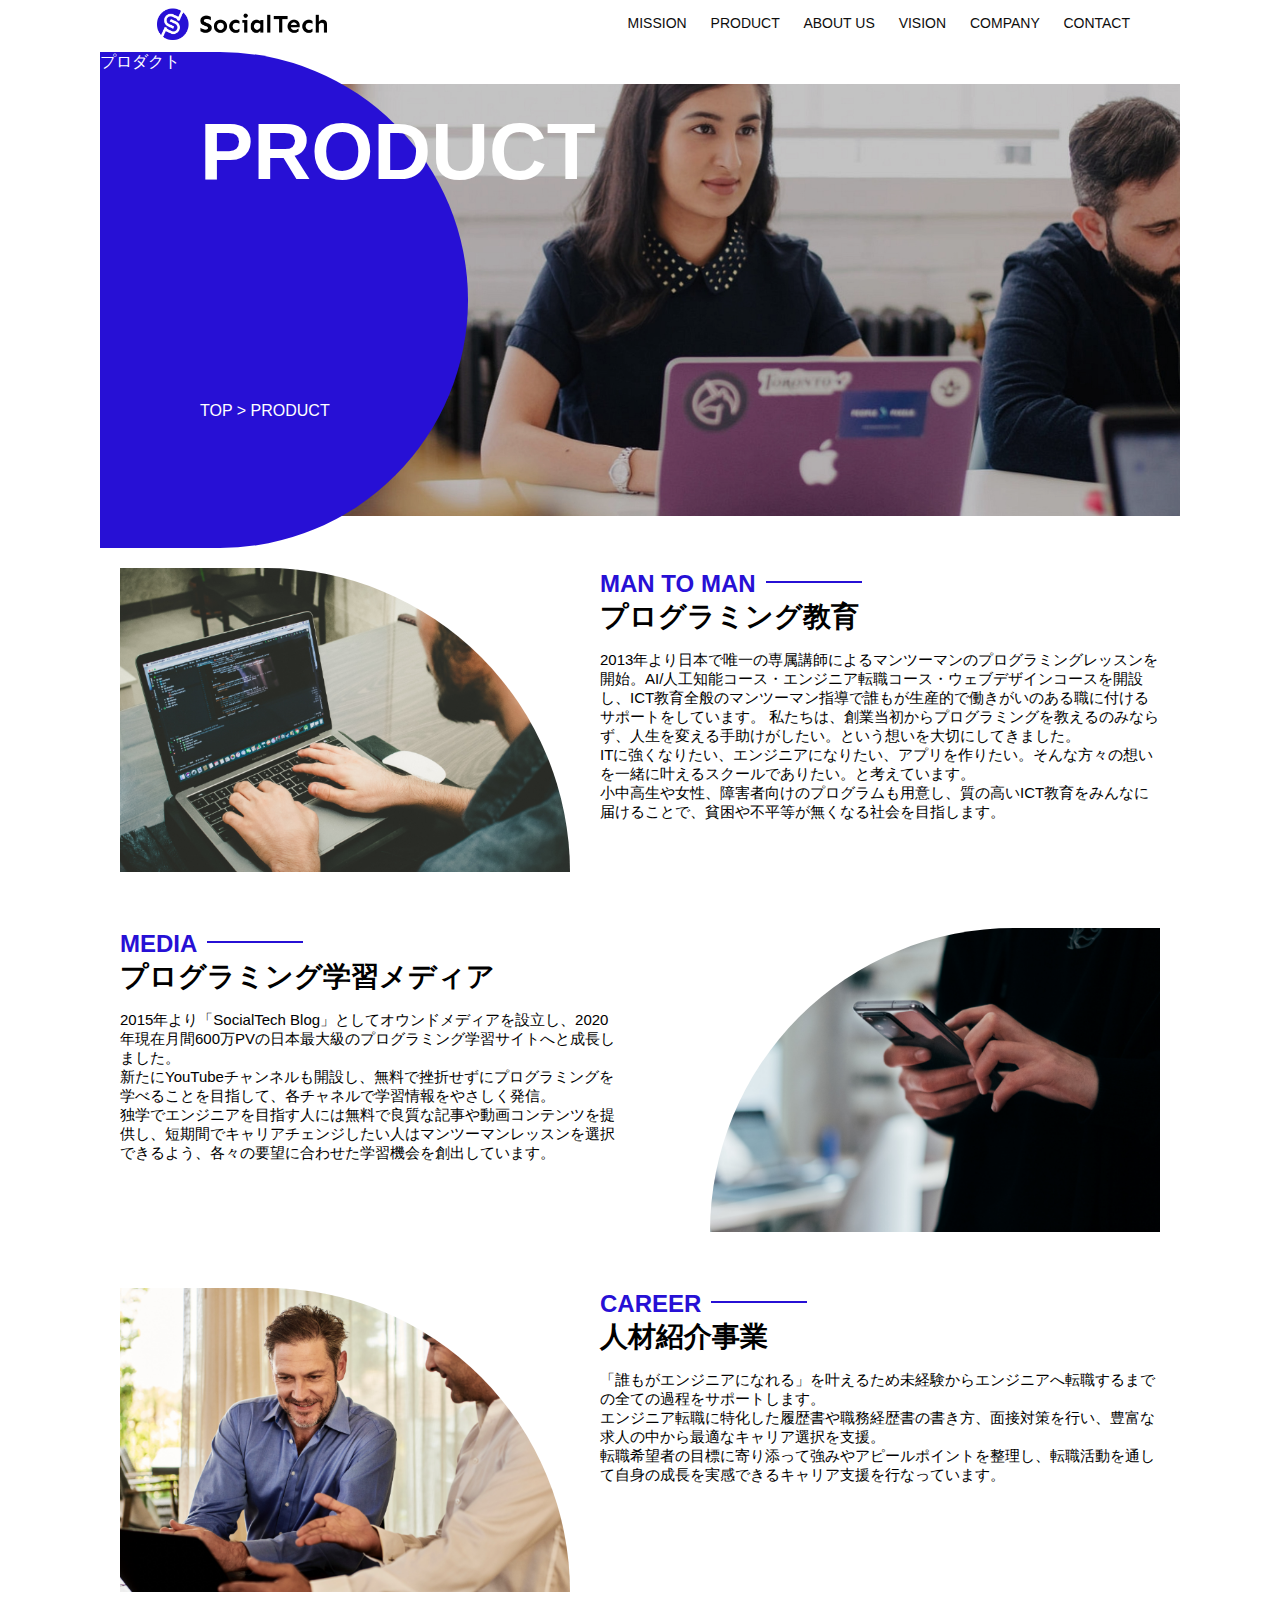
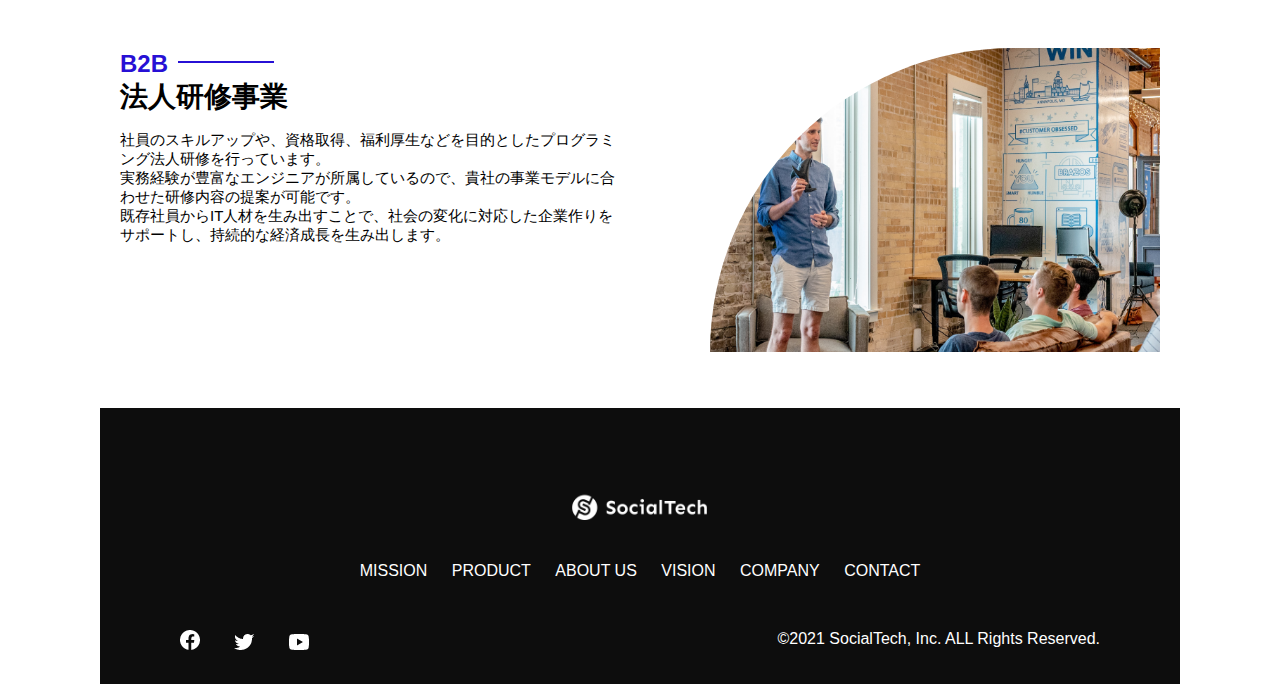
<file: product.html>
<!DOCTYPE html>
<html>
  <head>
    <title>SocialTeah - PRODUCT プロダクト</title>
    <meta charset="utf-8">
    <meta description="SocialTechの4つのプロダクトを紹介します。">
    <meta name="viewport" content="width=device-width, initial-scale=1.0">
    <link rel="stylesheet" href="style.css">
  </head>
  <body>
    <header>
        <a href="index.html" id="logo"><img src="images/logo.png" alt="トップページに戻る"></a>
        <!--PC用ナビゲーション-->
        <nav id="nav-pc">
            <a href="mission.html">MISSION</a>
            <a href="product.html">PRODUCT</a>
            <a href="index.html#abotus">ABOUT US</a>
            <a href="index.html#vision">VISION</a>
            <a href="index.html#company">COMPANY</a>
            <a href="index.html#contant">CONTACT</a>
        </nav>
         <!--スマホ用メニューボタン-->
         <img id="menu-sp" src="images/button-menu.png" alt="ナビゲーションを開く" onclick="document.getElementById('nav-sp').style.display = 'block'">
         <!--スマホ用ナビゲーション-->
         <nav id="nav-sp">
             <img id="close" src="images/button-close.png" alt="ナビゲーションを閉じる" onclick="document.getElementById('nav-sp').style.display = 'none'">
             <a id="logo-sp" href="index.html" onclick="decument.getElementById('nav-sp').style.display = 'none'"><img
               src="images/logo-sp.png" alt="トップページに戻る"></a>
             <a class="menu" href="mission.html" onclick="document.getElementById('nav-sp').style.display = 'none'">MISSION</a>
             <a class="menu" href="product.html" onclick="document.getElementById('nav-sp').style.display = 'none'">PRODUCT</a>
             <a class="menu" href="index.html#abotus" onclick="document.getElementById('nav-sp').style.display = 'none'">ABOUTUS</a>
             <a class="menu" href="index.html#vision"
                onclick="document.getElementById('nav-sp').style.display = 'none'">VISION</a>
             <a class="menu" href="index.html#company"
                onclick="document.getElementById('nav-sp').style.display = 'none'">COMPANY</a>
             <a class="menu" href="index.html#contact"
                onclick="document.getElementById('nav-sp').style.display = 'none'">CONTACT</a>
            <div id="sns">
             <a href="https://www.facebook.com/sejuku2013"><img src="images/button-facebook.png" alt="Facebookのリンク"></a>
             <a href="https://twitter.com/samuraijuku"><img src="images/button-twitter.png" alt="TWitterのリンク"></a>
             <a href="https://www.youtube.com/channel/UCCFOQO5aDK0xXam4cUQXT8g"><img src="images/button-youtube.png" alt="YouTubeのリンク"></a>
            </div>
         </nav>
    </header>
    <main>
        <article>
            <section id="product-main">
                <div id="product-title">
                    <h1>PRODUCT</h1>
                    <span>プロダクト</span>
                    <div>TOP > PRODUCT</div>
                </div>
            </section>
            <section class="product-section1">
                <img src="images/product/product-mantoman.png" alt="pcでコードを書く男性">
                <div>
                    <h2 class="product-h2">MAN TO MAN</h2>
                    <h3 class="product-h3">プログラミング教育</h3>
                    <p>
                        2013年より日本で唯一の専属講師によるマンツーマンのプログラミングレッスンを開始。AI/人工知能コース・エンジニア転職コース・ウェブデザインコースを開設し、ICT教育全般のマンツーマン指導で誰もが生産的で働きがいのある職に付けるサポートをしています。
                        私たちは、創業当初からプログラミングを教えるのみならず、人生を変える手助けがしたい。という想いを大切にしてきました。<br>ITに強くなりたい、エンジニアになりたい、アプリを作りたい。そんな方々の想いを一緒に叶えるスクールでありたい。と考えています。<br>小中高生や女性、障害者向けのプログラムも用意し、質の高いICT教育をみんなに届けることで、貧困や不平等が無くなる社会を目指します。
                    </p>
                </div>
            </section>
            <section class="product-section2">
                    <div>
                        <h2 class="product-h2">MEDIA</h2>
                        <h3 class="product-h3">プログラミング学習メディア</h3>
                        <p>
                            2015年より「SocialTech
                            Blog」としてオウンドメディアを設立し、2020年現在月間600万PVの日本最大級のプログラミング学習サイトへと成長しました。<br>新たにYouTubeチャンネルも開設し、無料で挫折せずにプログラミングを学べることを目指して、各チャネルで学習情報をやさしく発信。<br>独学でエンジニアを目指す人には無料で良質な記事や動画コンテンツを提供し、短期間でキャリアチェンジしたい人はマンツーマンレッスンを選択できるよう、各々の要望に合わせた学習機会を創出しています。
                        </p>
                    </div>
                    <img src="images/product/product-media.png" alt="スマートフォンを操作する人">
            </section>
            <section class="product-section1">
                <img src="images/product/product-career.png" alt="笑顔で話し合う2人の男性">
                <div>
                    <h2 class="product-h2">CAREER</h2>
                    <h3 class="product-h3">人材紹介事業</h3>
                    <p>
                        「誰もがエンジニアになれる」を叶えるため未経験からエンジニアへ転職するまでの全ての過程をサポートします。<br>エンジニア転職に特化した履歴書や職務経歴書の書き方、面接対策を行い、豊富な求人の中から最適なキャリア選択を支援。<br>転職希望者の目標に寄り添って強みやアピールポイントを整理し、転職活動を通して自身の成長を実感できるキャリア支援を行なっています。<br>
                    </p>
                </div>
            </section>
            <section class="product-section2">
                <div>
                    <h2 class="product-h2">B2B</h2>
                    <h3 class="product-h3">法人研修事業</h3>
                    <p>
                        社員のスキルアップや、資格取得、福利厚生などを目的としたプログラミング法人研修を行っています。<br>実務経験が豊富なエンジニアが所属しているので、貴社の事業モデルに合わせた研修内容の提案が可能です。<br>既存社員からIT人材を生み出すことで、社会の変化に対応した企業作りをサポートし、持続的な経済成長を生み出します。
                    </p>
                </div>
                <img src="images/product/product-b2b.png" alt="講演中の男性とそれを聴く人">
        </section>

        </article>
        <footer>
            <div id="footer-logo">
                <img src="images/logo-sp.png" alt="socialTech">
            </div>
            <div id="footer-link">
                <a href="mission.html">MISSION</a>
                <a href="product.html">PRODUCT</a>
                <a href="index.html#abotus">ABOUT US</a>
                <a href="index.html#vision">VISION</a>
                <a href="index.html#company">COMPANY</a>
                <a href="index.html#contact">CONTACT</a>
            </div>
            <div id="sns-footer">
                <a href="https://www.facebook.com/sejuku2013"><img src="images/button-facebook.png" alt="Facebookのリンク"></a>
                <a href="https://twitter.com/samuraijuku"><img src="images/button-twitter.png" alt="Twitterのリンク"></a>
                <a href="https://www.youtube.com/channel/UCCFOQO5aDK0xXam4cUQXT8g"><img src="images/button-youtube.png" alt="YouTubeのリンク"></a>
                <span id="copyright">&copy;2021 SocialTech, Inc. ALL Rights Reserved. </span>
            </div>
        </footer>
    </main>
  </body>
</html>
</file>
<file: style.css>
/*pc.スマホ共通スタイル*/
body{
    font-family: "Source Sans Pro", "Hiragino Kaku Gothic ProN", Meiryo, Arial, sans-serif;
}
p{
    font-size: 15px;
}
/*pc*/
@media  screen and (min-width:768px) {
    
body{
    max-width:  1080px;
    min-width: 960px;
    margin: 0 auto 0 auto;
}
header{
    display: flex;
    justify-content: space-between;
    max-width: 980px;
    margin: 0 auto 0 auto;
}
#nav-pc {
    text-align: right;
    font-size: 14px;
    padding-top: 15px;
}
/*ナビゲーションのリンクの装飾設定*/
#nav-pc > a {
    text-decoration: none;
    margin-left: 20px;
}
#nav-pc > a:visited{
   color: #0d0d0d;
}
#nav-pc > a:link{
    color: #0d0d0d;
}
#nav-pc > a:hover{
    color: #0d0d0d;
    text-decoration: underline;
}
#nav-pc > a:active{
    color: #0d0d0d;
}
#nav-sp,
#menu-sp{
   display: none;
}
/*mainビジュアル*/
#main-visual{
    position: relative;
    height: 400px;
}
#main-message{
    position: absolute;
    top:0;
    left: 0;
    background-color: #2710b5;
    color: #ffffff;
    border-radius: 0 0 476px 0;
    max-width: 620px;
    height: 100%;
    width: 100%;
    z-index: 11;
}
#main-message > h1{
    font-size: 60px;
    font-weight: bold;
    margin: 0 0 0 50px;
}
#main-message > p{
    font-size: 28px;
    margin: 0 0 0 50px;
}
#main-visual >img{
    max-width:  620px;
    border-radius: 476px 0 0;
    position: absolute;
    top: 0;
    right: 0;
    z-index: 10;
}
/*見出し*/
h2{
    margin: 40px 0 0 0;
}
h2::after{
    content: url(images/line.png);
    margin-left: 10px;
}
h3{
    font-size: 27px;
}
/*ミッション*/
#mission{
    margin: 80px auto 80px auto;
    width: 100%;
}
#mission-flex{
    width: 100%;
    display: flex;
}
#mission-flex > div{
    width: 50%;
    margin: 20px;
}
#mission-photo{
    width: 100%;
}
#s2dgs{
    margin-top: 50px;
}
/*プロダクト*/
#product{
    background-color: #fafafa;
    width: 100%;
    margin: 80px 0 80px 0;
    padding: 10px 40px 0px 40px;
}
#product > div{
    margin-top: 40px;
    display: flex;
}
#product-left{
    width: 50%;
    margin-right: 20px;
}
#product-right{
    width: 50%;
    margin-left: 20px;
    margin-top: 80px;
}
#product-left > div{
    position: relative;
    height: 480px;
    margin-right: 20px;
}
#product-right > div{
    position: relative;
    height: 480px;
    margin-left: 20px;
}
.product-photo {
    width: 100%;
  }
  /*説明文*/
  .product-explain{
      background-color: #ffffff;
      position: absolute;
      left: 0;
      top: 280px;
      margin: 0 40px;
      padding: 20px;
      box-shadow: 5px 5px 10px rgba(0, 0, 0, 0.05);
  }
  .product-explain > span{
      color: #2710b5;
      font-weight: bold;
      font-size: 16px;
      margin: 0;
  }
  .product-explain > h3{
      margin: 5px 0;
  }
  .product-explain > p{
      margin: 0;
  }
  #product-more{
      margin: 0 auto -42px auto;
  }
  /*ABOUT US*/
  #aboutus{
      margin: 80px auto;
  }
  #aboutus > div{
      display: flex;
}
.culture-img{
    width: 100%;
    align-self: flex-start;
}
.culture-img2{
    margin-top: 50px;
    width: 100%;
}
.culture-table{
    max-width: 500px;
    margin-right: 50px;
}
.culture-num{
    font-size: 80px;
    color: #2710d5;
    margin: 0 20px 0 0;
}
.culture-en{
    color: #2710d5;
    font-weight: bold;
    font-size: 24px;
    display: block;
}
.culuture-jp{
    font-size: 24px;
    font-weight: bold;
}
.culture-description{
    margin: 0;
}
/*VISION*/
#vision{
    margin: 80px auto;
}
#vision > div{
    width: 100%;
    display: flex;
    justify-content: space-between;
    flex-wrap: wrap;
}
.vision-box{
    width: 300px;
    height: 300px;
    margin-bottom: 30px;
    position: relative;
}
.vision-box > img{
    width: 100%;
    height: auto;
    position: absolute;
    top: 0;
    left: 0;
    z-index: 30;
}
.vision-box > span{
    position: absolute;
    top: 0;
    left: 0;
    z-index: 31;
    margin-right: 20px;
}
.vision-box > span >h4{
    color: #2710d5;
    font-size: 24px;
    margin: 80px 0 0 0;
}
.vision-box > span > h4::first-letter{
    font-size: 40px;
}
.vision-box > span > h5{
    font-size: 20px;
    margin: 0;
}
.vision-box > span > p{
    margin: 10px 0 0 0;
}
/*会社概要*/
#company{
    margin: 80px auto 80px auto;
}
#company-table{
    width: 100%;
}
.tableheader{
    text-align: left;
    padding: 20px;
    border-bottom-color: #2710d5;
    border-bottom-width: 1px;
    border-bottom-style: solid;
    width: 100px;
}
.tableheader-first{
    text-align: left;
    padding: 20px;
    border-bottom-color: #2710d5;
    border-bottom-width: 1px;
    border-bottom-style: solid;
    border-top-color: #2710d5;
    border-top-width: 1px;
    border-top-style: solid;
    width: 100px;
}
.cell{
    padding: 30px;
    border-bottom-color: #ececec;
    border-bottom-width: 1px;
    border-bottom-style: solid;
}
.cell-first{
    padding: 30px;
    border-bottom-color: #ececec;
    border-bottom-width: 1px;
    border-bottom-style: solid;
    border-top-color: #ececec;
    border-top-width: 1px;
    border-top-style: solid;
}
#company > iframe{
    width: 100%;
    height: 368px;
    margin-top: 40px;
}
/*お問い合わせ*/
#contact{
    margin: 80px auto;
}
#contact > form > div{
    display: flex;
    flex-direction: row;
    flex-wrap: wrap;
    padding-bottom: 30px;
}
.contact-heading{
    width: 240px;
    align-self: center;
}
.contact-label{
    font-weight: bold;
}
.contact-span{
    color: #ce2222;
    margin: 0 0 0 20px;
    font-weight: bold;
}
.contact-textbox{
    border-top: 0;
    border-left:  0;
    border-right: 0;
    border-bottom-width: 1px;
    border-bottom-color: #707070;
    border-bottom-style: solid;
    background-color: #fafafa;
    width: 400px;
    height: 56px;
}
.contact-textarea{
    border-top: 0;
    border-left: 0;
    border-right: 0;
    border-bottom-width: 1px;
    border-bottom-color: #707070;
    border-bottom-style: solid;
    background-color: #fafafa;
    width: 400px;
    height: 200px;
}
details{
    width: 700px;
}
details > div{
    background-color: #fafafa;
    padding: 20px;
}
details > div > span{
    font-weight: bold;
}
/*fotter*/
footer{
    background-color: #0d0d0d;
    text-align: center;
    padding: 80px 80px 30px 80px;
}
#footer-logo{
    margin-bottom: 30px;
}
#footer-link{
    margin-bottom: 50px;
}
#footer-link > a{
    text-decoration: none;
    margin: 10px;
}
#footer-link > a:link{
    color: #ffffff;
}
#footer-link > a:visited{
    color: #ffffff;
}
#footer-link > a:hover{
    color: #ffffff;
    text-decoration: underline;
}
#footer-link > a:active{
    color: #ffffff;
}
#sns-footer{
    text-align: left;
    width: 100%;
}
#sns-footer > a{
    margin-right: 30px;
}
#copyright{
    color: #ffffff;
    float: right;
}
/*mission.html*/
#mission-main{
    height: 496px;
    width: 100%;
    background-image: url("images/mission/mission-main.png");
    background-repeat: no-repeat;
    background-position-y: center;
}
#mission-title{
    background-color: #2710d5;
    width: 368px;
    color: #ffffff;
    height: 496px;
    border-radius: 0 248px 248px 0;
    position: relative;
}
#mission-title > h1{
    position: absolute;
    top: 0;
    left: 100px;
    font-size: 80px;
}
#mission-title > span{
    position: absolute;
    top:200px;
    left: 100px;
    font-size: 26px;
}
#mission-title > div{
    position: absolute;
    top: 350px;
    left: 100px;
    font-size: 16px;
}
#mission-s2dgs{
    width: 100%;
    margin: 20px;
}
.mission-h2{
    color: #2710d5;
    font-size: 40px;
}
.mission-h2::after{
    content:none;
}
#mission-5goals{
    margin: 20px;
    display: flex;
}
#mission-5goals > div{
    flex-grow: 1;
    padding: 20px;
}
#mission-5goals >div > div{
    margin-bottom: 40px;
}
.fivegoals-image-right{
    float: right;
    margin: 20px;
}
.fivegoals-image-left{
    float: left;
    margin: 20px;
}
.fivegoals-number{
    color: #2710d5;
    font-size: 48px;
    margin: 0;
}
.fivegoals-h3{
    font-size: 28px;
    font-weight: bold;
    margin: 0;
}
.fivegoals-p{
    margin: 0;
}
/*product*/
#product-main{
    height: 496px;
    width: 100%;
    background-image: url("images/product/product-main.png");
    background-repeat: no-repeat;
    background-position-y: center;
}
#product-title{
    background-color: #2710d5;
    width: 368px;
    color: #ffffff;
    height: 496px;
    border-radius: 0 248px 248px 0;
    position: relative;
}
#product-title > h1{
    position: absolute;
    top: 0;
    left: 100px;
    font-size: 80px;
}
#prodcut-title > span{
    position: absolute;
    top: 200px;
    left: 100px;
    font-size: 26px;
}
#product-title > div{
    position: absolute;
    top: 350px;
    left: 100px;
    font-size: 16px;
}
.product-section1{
    position: relative;
    margin: 20px;
    height: 340px;
}
.product-section1 > img{
    position: absolute;
    top: 0;
    left: 0;
    width: 450px;
    margin: 0 40px 30px 0;
    border-radius: 0 432px 0 0;
}
.product-section1 > div{
    position: absolute;
    top: 0;
    left: 480px;
}
.product-section2{
    position: relative;
    margin: 20px;
    height: 340px;
}
.product-section2 > img{
    position: absolute;
    top: 0;
    right: 0;
    width: 450px;
    margin: 0 0 30px 40px;
    border-radius: 432px 0 0 0;
}
.product-section2 > div{
    width: 500px;
    position: absolute;
    top: 0;
    left: 0;
}
.product-h2{
    color: #2710d5;
    font-size: 24px;
    margin: 0;
}
.product-h3{
    font-size: 28px;
    margin: 0;
}

}
/*スマホ用スタイル*/
@media screen and (max-width:767px){
    body{
        min-width: 375px;
        margin: 0;
    }
    #nav-pc{
        display: none;
    }
    #menu-sp{
        float: right;
        padding: 0;
    }
    #nav-sp{
        background-color: #2710d5;
        position: absolute;
        left: 0;
        top: 0;
        height: 100%;
        width: 100%;
        display: none;
        z-index: 100;
    }
    #close{
        position: absolute;
        top: 20px;
        right: 20px;
    }
    #logo-sp{
        margin:80px 0 30px 20px;
    }
    #nav-sp > a{
        display: block;
    }
    #nav-sp > a:link{
        color: #ffffff
    }
    #nav-sp > a:visited{
        color: #ffffff;
    }
    #nav-sp > a:hover{
        color: #ffffff;
        text-decoration: underline;
    }
    #nav-sp > a:active{
        color: #ffffff;
    }
    #nav-sp > .menu{
        text-decoration: none;
        display: block;
        margin: 0 20px 0 20px;
        height: 44px;
        font-size: 16px;
        background-image: url(images/arrow.png);
        background-repeat: no-repeat;
        background-position: right top;
    }
    #sns{
        position: absolute;
        bottom: 20px;
        left: 20px;
    }
    #sns > a{
        margin-right: 30px;
    }
    #main-visual{
        position: relative;
        height: 470px;
        width: 100%;
        overflow: hidden;
    }
    #main-visual > div{
        position: absolute;
        top: 0;
        left: 0;
        background-color: #2710d5;
        color: white;
        border-radius: 0 0 476px 0;
        text-align: center;
        height: 280px;
        width: 100%;
        z-index: 11;
    }
    #main-visual > div > h1{
        font-size: 28px;
        margin: 90px 0 0 0;
    }
    #main-visual > P{
        margin: 0;
    }
    #main-visual > img{
        width: 100%;
        border-radius: 476px 0 0 0;
        z-index: 10;
        position: absolute;
        bottom: 0;
        right: 0;
    }
    h2::after{
        content: url("images/line.png");
        margin-left: 10px;
    }
    h3{
        font-size: 24px;
        margin: 10px 0 0 0;
    }
    #mission{
        margin: 20px;
    }
    #mission-photo{
        width: 100%;
    }
    #s2dgs{
        width: 100%;
    }
    /*product*/
    #product{
        background-color: #fafafa;
        padding-top: 10px;
    }
    #product h2{
        margin-left: 20px;
    }
    #product-left,
    #product-right{
        margin-right: 20px;
        margin-left: 20px;
    }
    #product-left > div,
    #product-right > div{
        position: relative;
        height: 540px;
    }
    .product-explain{
        background-color: #ffffff;
        position: absolute;
        left: 0;
        bottom: 50px;
        padding: 20px;
        box-shadow: 100% 10px rgba(0, 0, 0, 0.05);
    }
    .product-explain > span{
        color: #2710d5;
        font-weight: bold;
        font-size: 16px;
        margin: 0px;
    }
    .product-explain > h3{
        margin: 10px 0 10px 0;
    }
    .product-photo{
        width: 100%;
    }
    #product-more > img{
        margin: 0 0 -42px 20px;
    }
    #aboutus{
        margin: 80px 20px;
    }
    #aboutus > div{
        display: flex;
        flex-direction: column;
    }
    .culture-table{
        width: 100%;
        padding-right: 20px;
        order: 2;
    }
    .culture-img{
        width: 100%;
        order: 1;
    }
    .culture-img2{
        width: 100%;
    }
    .culture-num{
        font-size: 80px;
        color: #2710d5;
    }
    .culture-en{
        color: #2710d5;
        font-weight: bold;
        font-size: 24px;
        display: block;
    }
    .culuture-jp{
        display: block;
    }
    .culture-description{
        margin: 0;
    }
    /*vision*/
    #vision{
        margin: 80px 20px;
    }
    .vision-box{
        width: 300px;
        height: 300px;
        margin-bottom: 30px;
        position: relative;
    }
    .vision-box > img{
        width: 100%;
        height: auto;
        position: absolute;
        top: 0;
        left: 0;
        z-index: 30;
    }
    .vision-box > span{
        position: absolute;
        top: 0;
        left: 0;
        z-index: 31;
        margin-right: 20px;
    }
    .vision-box > span > h4{
        color: #2710d5;
        font-size: 24px;
        margin: 60px 0 0 0;
    }
    .vision-box > span > h5{
        font-size: 20px;
        margin: 0 0 0 0;
    }
    .vision-box > span > p{
        margin: 10px 0 0 0;
    }
    /*会社概要*/
    #company{
        margin: 0 20px;
    }
    #company > h3{
        margin-bottom: 20px;
    }
    #company > table {
        width: 100%;
      }
    
      .tableheader-first {
        text-align: left;
        padding: 20px;
        border-bottom-color: #2710d5;
        border-bottom-width: 1px;
        border-bottom-style: solid;
        border-top-color: #2710d5;
        border-top-width: 1px;
        border-top-style: solid;
        width: 50px;
      }
      .tableheader {
        text-align: left;
        padding: 20px;
        border-bottom-color: #2710d5;
        border-bottom-width: 1px;
        border-bottom-style: solid;
        width: 50px;
      }
    
      .cell {
        padding: 20px;
        border-bottom-color: #ececec;
        border-bottom-width: 1px;
        border-bottom-style: solid;
      }
      .cell-first {
        padding: 20px;
        border-bottom-color: #ececec;
        border-bottom-width: 1px;
        border-bottom-style: solid;
        border-top-color: #ececec;
        border-top-width: 1px;
        border-top-style: solid;
      }
    
      #company > iframe {
        width: 100%;
        height: 240px;
        margin: 40px 0 0 0;
      }
      /*お問いわせ*/
      #contact{
          margin: 80px 20px;
      }
      #contact > h3{
          margin-bottom: 20px;
      }
      #contact > div{
          margin-bottom: 20px;
      }
      .contact-heading{
          margin-bottom: 20px;
      }
      .contact-label{
          width: 200px;
          font-weight: bold;
      }
      .contact-span{
          color: #ce2222;
          margin:0 0 0 20px;
          font-weight: bold;
      }
      .contact-textbox{
          height: 56px;
          border-top: 0;
          border-left: 0;
          border-right: 0;
          background-color: #fafafa;
          border-bottom-color: #707070;
          border-bottom-width: 1px;
          border-style: solid;
          min-width: 300px;
          width: 100%;
      }
      .contact-textarea{
          height: 150px;
          border-top: 0;
          border-left: 0;
          border-right: 0;
          background-color: #fafafa;
          width: 100%;
      }
      .radiobutton{
          margin-bottom: 20px;
      }
      .radiobutton + label::after{
          content:"\A";
          white-space: pre;
      }
      /*footer*/
      footer{
          background-color: #0d0d0d;
          padding: 30px 20px 50px 20px;
      }
      #footer-logo{
          margin-bottom: 30px;
      }
      #footer-link{
          margin-bottom: 50px;
      }
      #footer-link > a{
          text-decoration:none;
          margin: 0 20px 30px 0;
          display: block;
          background-image: url("images/arrow.png");
          background-repeat: no-repeat;
          background-position: right top;
      }
      #footer-link > a:link{
          color: #ffffff;
      }
      #footer-link > a:visited{
          color: #ffffff;
      }
      #footer-link > a:hover{
          color: #ffffff;
          text-decoration: underline;
      }
      #footer-link > a:active{
          color: #ffffff;
      }
      #sns-footer{
          display: block;
          width: 100%;
      }
      #sns-footer > a{
          margin-right: 30px;
      }
      #copyright{
          font-size: 12px;
          display: block;
          margin-top: 30px;
          color: #ffffff;
      }
      /*mission*/
      #mission-main{
          height: 256px;
          width: 100%;
          background-image: url("images/mission/mission-main.png");
          background-repeat: no-repeat;
          background-position-y: center;
          background-size: auto 208px;
      }
      #mission-title{
          background-color: #2710d5;
          width: 136px;
          color: #ffffff;
          height: 256px;
          border-radius: 0 248px 248px 0;
          position: relative;
      }
      #mission-title > h1{
          position: absolute;
          top: 0;
          left: 20px;
          font-size: 40px;
      }
      #mission-title > span{
          position: absolute;
          top: 110px;
          left: 40px;
          font-size: 18px;
      }
      #mission-title > div{
          position: absolute;
          top: 180px;
          left: 20px;
          font-size: 13px;
      }
      #mission-s2dgs{
          margin: 20px;
      }
      .mission-h2{
          color: #2710d5;
          font-size: 38px;
          margin: 0px;
      }
      .mission-h2::after{
          content: none;
      }
      #mission-s2dgs > img{
          width: 100%;
      }
      #mission-5goals{
          margin: 20px;
      }
      #mission-5goals > div > div{
          margin-bottom: 40px;
      }
      #s2dgs-image{
          width: 100%;
      }
      .fivegoals-image-right{
          margin: 20px auto;
          display: block;
      }
      .fivegoals-image-left{
          margin: 20px auto;
          display: block;
      }
      .fivegoals-number{
          color: #2710d5;
          font-size: 48px;
          margin: 0;
      }
      .fivegoals-h3{
          font-size: 28px;
          margin: 0;
      }
      .fivegoals-p{
          margin: 0;
      }
      /*product*/
      #product-main{
          height: 256px;
          width: 100%;
          background-image: url("images/product/product-main.png");
          background-repeat: no-repeat;
          background-position-y: center;
          background-size: auto 208px;
      }
      #product-title{
          background-color: #2710d5;
          width: 136px;
          color: #ffffff;
          height: 256px;
          border-radius: 0 248px 248px 0;
          position: relative;
      }
      #prodcut-title > h1{
          position: absolute;
          top: 0;
          left: 20px;
          font-size: 40px;
      }
      #product-title > span{
          position: absolute;
          top: 110px;
          left: 20px;
          font-size: 18px;
      }
      #product-title > div{
          position: absolute;
          top: 180px;
          left: 20px;
          font-size: 13px;
      }
      .product-section1{
          margin: 20px;
      }
      .product-section1 > img{
          width: 100%;
          border-radius: 0 300px 0 0;
      }
      .product-section2{
          margin: 20px;
          display: flex;
          flex-direction: column;
      }
      .product-section2 > img{
          order: 1;
          width: 100%;
          border-radius: 300px 0 0 0;
      }
      .product-section2 > div{
          order: 2;
      }
      .product-h2{
          color: #2710d5;
          font-size: 24px;
          margin: 0;
      }
      .product-h3{
          font-size: 28px;
          margin: 0;
      }

}
</file>
